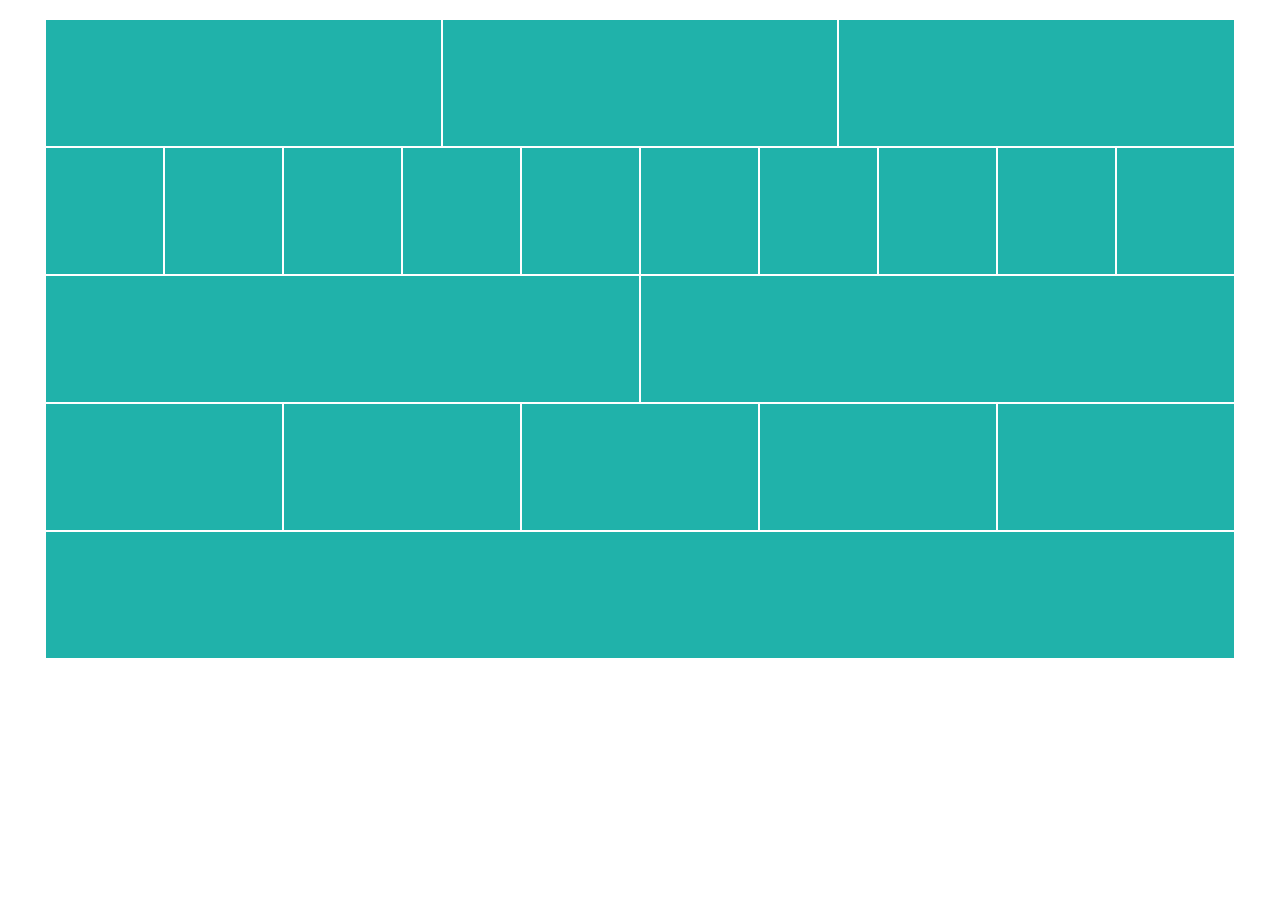
<file: index.html>
<!doctype html>
<html lang="en">
<head>
    <!-- Required meta tags -->
    <meta charset="utf-8">
    <meta name="viewport" content="width=device-width, initial-scale=1, shrink-to-fit=no">

    <!-- Bootstrap CSS -->
    <link rel="stylesheet" href="https://stackpath.bootstrapcdn.com/bootstrap/4.3.1/css/bootstrap.min.css" integrity="sha384-ggOyR0iXCbMQv3Xipma34MD+dH/1fQ784/j6cY/iJTQUOhcWr7x9JvoRxT2MZw1T" crossorigin="anonymous">
    <title>Hello, world!</title>
    <style>
        body {
            padding: 1.5vw 5vh;
        }
        .row {
        }
        .col {
            border: 1px solid white;
            background: lightseagreen;
            height: ;
        }
        p {
            height: 110px;
        }
    </style>
</head>
<body>
<div class="container-fluid">
    <div class="row">
        <div class="col">
            <p></p>
        </div>
        <div class="col">
            <p></p>
        </div>
        <div class="col">
            <p></p>
        </div>
    </div>
    <div class="row">
        <div class="col">
            <p></p>
        </div>
        <div class="col">
            <p></p>
        </div>
        <div class="col">
            <p></p>
        </div>
        <div class="col">
            <p></p>
        </div>
        <div class="col">
            <p></p>
        </div>
        <div class="col">
            <p></p>
        </div>
        <div class="col">
            <p></p>
        </div>
        <div class="col">
            <p></p>
        </div>
        <div class="col">
            <p></p>
        </div>
        <div class="col">
            <p></p>
        </div>
    </div>
    <div class="row">
        <div class="col">
            <p></p>
        </div>
        <div class="col">
            <p></p>
        </div>
    </div>
    <div class="row">
        <div class="col">
            <p></p>
        </div>
        <div class="col">
            <p></p>
        </div>
        <div class="col">
            <p></p>
        </div>
        <div class="col">
            <p></p>
        </div>
        <div class="col">
            <p></p>
        </div>
    </div>
    <div class="row">
        <div class="col">
            <p></p>
        </div>
    </div>
</div>
<!-- Optional JavaScript -->
<!-- jQuery first, then Popper.js, then Bootstrap JS -->
<script src="https://code.jquery.com/jquery-3.3.1.slim.min.js" integrity="sha384-q8i/X+965DzO0rT7abK41JStQIAqVgRVzpbzo5smXKp4YfRvH+8abtTE1Pi6jizo" crossorigin="anonymous"></script>
<script src="https://cdnjs.cloudflare.com/ajax/libs/popper.js/1.14.7/umd/popper.min.js" integrity="sha384-UO2eT0CpHqdSJQ6hJty5KVphtPhzWj9WO1clHTMGa3JDZwrnQq4sF86dIHNDz0W1" crossorigin="anonymous"></script>
<script src="https://stackpath.bootstrapcdn.com/bootstrap/4.3.1/js/bootstrap.min.js" integrity="sha384-JjSmVgyd0p3pXB1rRibZUAYoIIy6OrQ6VrjIEaFf/nJGzIxFDsf4x0xIM+B07jRM" crossorigin="anonymous"></script>
</body>
</html>


</body>
</html>
</file>
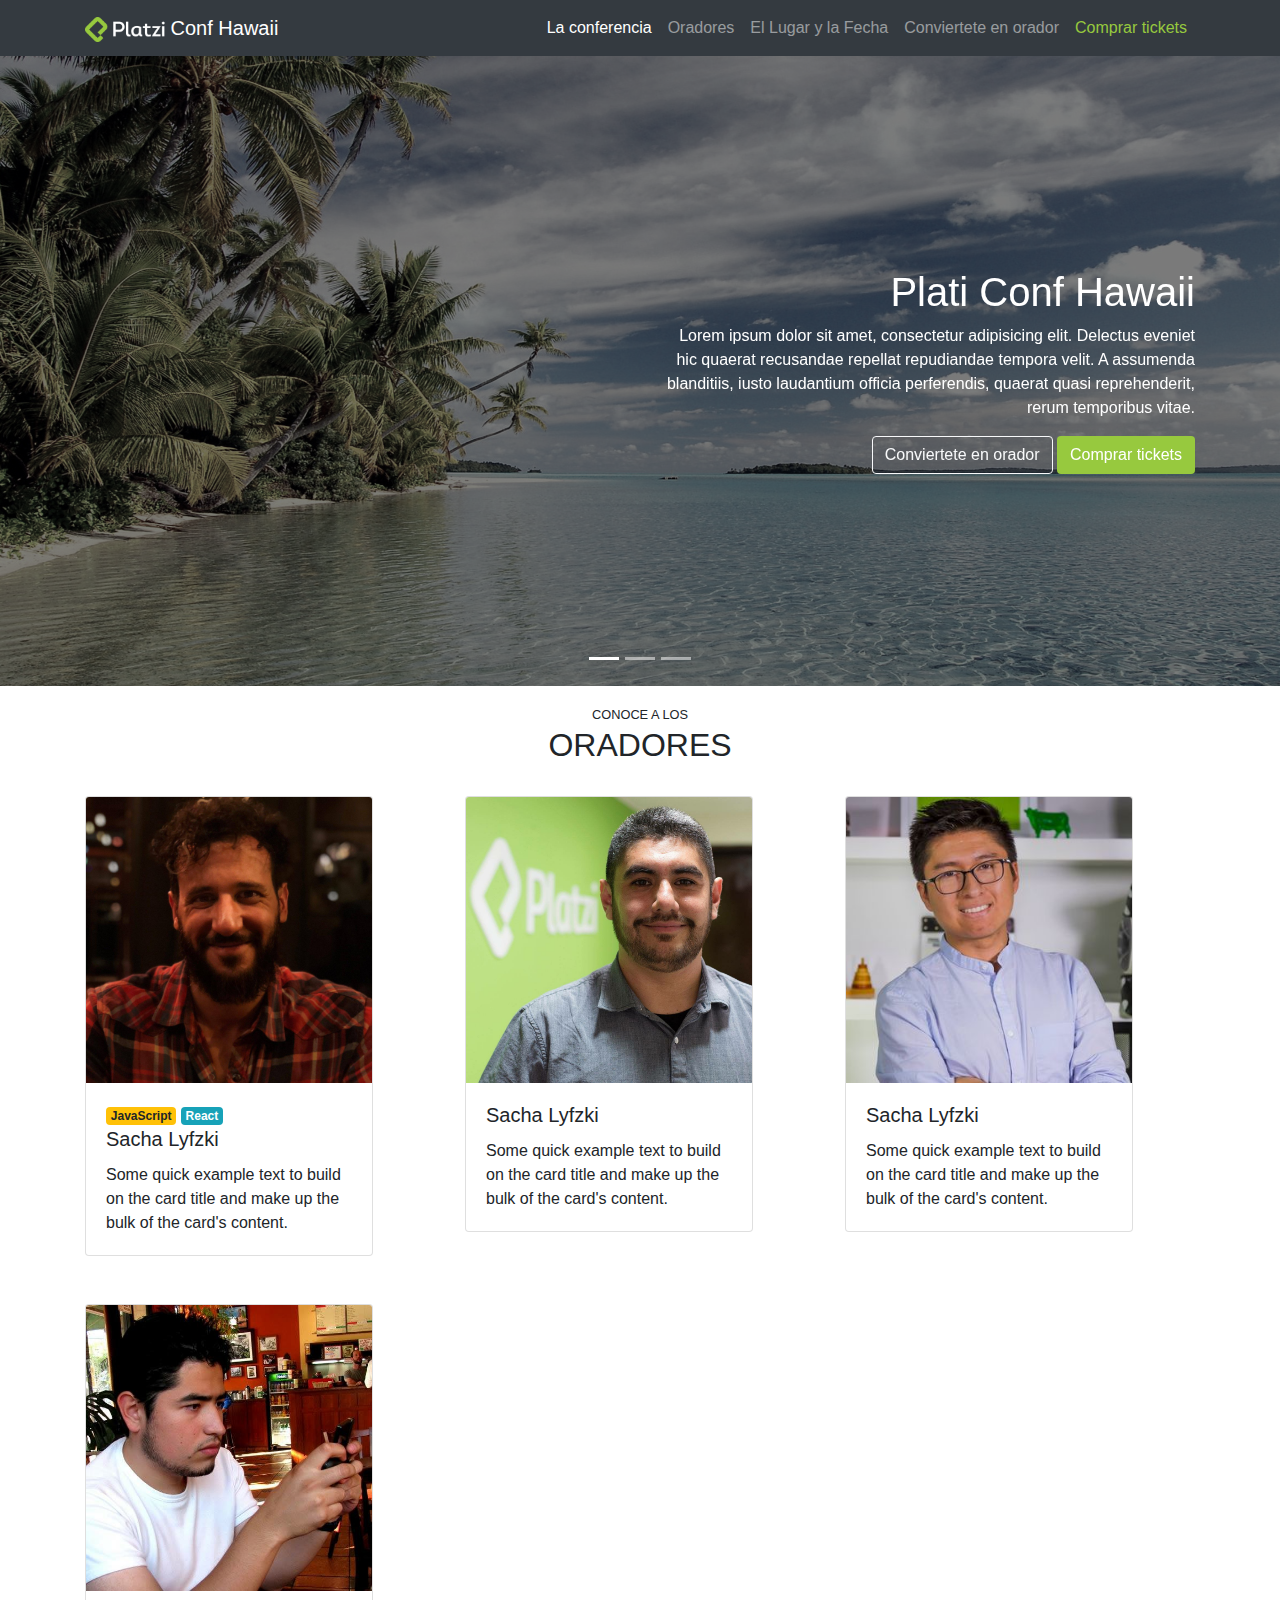
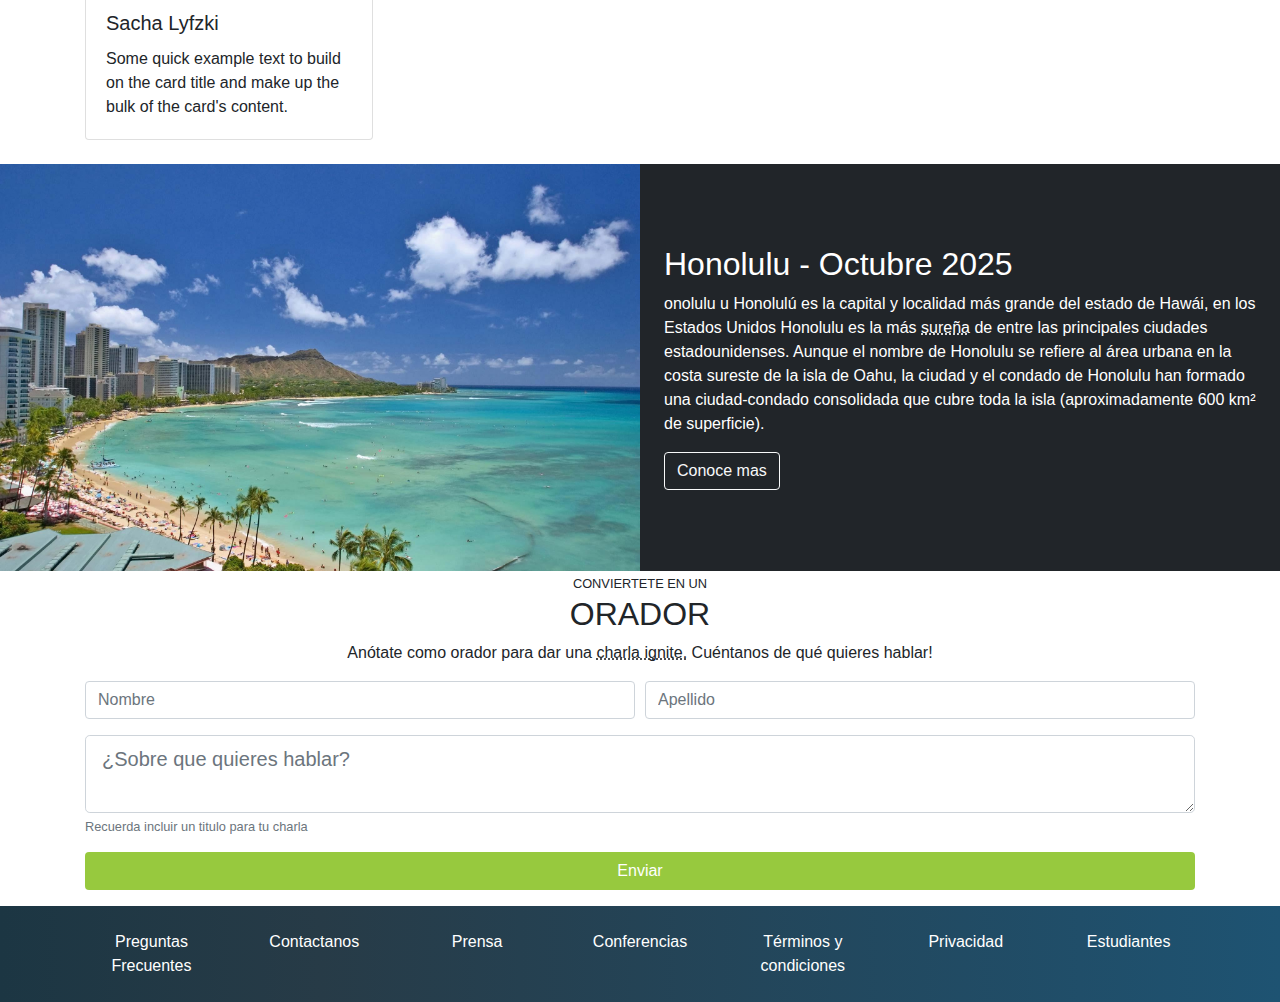
<file: platzi-video/index.html>
<!doctype html>
<html lang="en">
<head>
    <meta charset="UTF-8">
    <meta name="viewport"
          content="width=device-width, user-scalable=no, initial-scale=1.0, maximum-scale=1.0, minimum-scale=1.0">
    <meta http-equiv="X-UA-Compatible" content="ie=edge">
    <link rel="stylesheet" href="https://stackpath.bootstrapcdn.com/bootstrap/4.3.1/css/bootstrap.min.css" integrity="sha384-ggOyR0iXCbMQv3Xipma34MD+dH/1fQ784/j6cY/iJTQUOhcWr7x9JvoRxT2MZw1T" crossorigin="anonymous">
    <link rel="stylesheet" href="css/styles.css">
    <title>platzi-conf</title>
</head>
<body data-spy="scroll" data-target="#navbar" data-offset="56">
                            <!-- Header -->
    <nav id="header" class="navbar navbar-expand-lg navbar-dark bg-dark sticky-top">
        <div class="container">
            <a class="navbar-brand" href="#">
                <img src="images/platzi-logo" alt="">
                Conf Hawaii</a>
            <button class="navbar-toggler" type="button" data-toggle="collapse" data-target="#navbarSupportedContent" aria-controls="navbarSupportedContent" aria-expanded="false" aria-label="Toggle navigation">
                <span class="navbar-toggler-icon"></span>
            </button>

            <div class="collapse navbar-collapse" id="navbar">
                <ul class="navbar-nav ml-auto">
                    <li class="nav-item">
                        <a class="nav-link" href="#main">La conferencia</a>
                    </li>
                    <li class="nav-item">
                        <a class="nav-link" href="#speakers">Oradores</a>
                    </li>
                    <li class="nav-item">
                        <a class="nav-link" href="#place-date">El Lugar y la Fecha</a>
                    </li>
                    <li class="nav-item">
                        <a class="nav-link" href="#be-speaker">Conviertete en orador</a>
                    </li>
                    <li class="nav-item">
                        <a class="nav-link text-platzi" href="#" data-target="#modal-compra" data-toggle="modal">Comprar tickets</a>
                    </li>
                </ul>
            </div>
        </div>
    </nav>
                            <!-- End Header -->
                            <main id="main">
                                <div id="carouselExampleSlidesOnly" class="carousel slide" data-ride="carousel" data-pause="false">
                                    <ol class="carousel-indicators">
                                        <li data-target="#carouselExampleIndicators" data-slide-to="0" class="active"></li>
                                        <li data-target="#carouselExampleIndicators" data-slide-to="1"></li>
                                        <li data-target="#carouselExampleIndicators" data-slide-to="2"></li>
                                    </ol>
                                    <div class="carousel-inner">
                                        <div class="carousel-item active">
                                            <img src="images/hawaii.jpg" class="d-block w-100" alt="...">
                                        </div>
                                        <div class="carousel-item">
                                            <img src="images/hawaii2.jpg" class="d-block w-100" alt="...">
                                        </div>
                                        <div class="carousel-item">
                                            <img src="images/hawaii3.jpeg" class="d-block w-100" alt="...">
                                        </div>
                                        <div class="overlay">
                                            <div class="container">
                                                <div class="row align-items-center">
                                                    <div class="col-md-6 offset-md-6 text-center text-md-right">
                                                        <h1>Plati Conf Hawaii</h1>
                                                        <p class="d-none d-md-block">Lorem ipsum dolor sit amet, consectetur adipisicing elit. Delectus eveniet hic quaerat recusandae repellat repudiandae tempora velit. A assumenda blanditiis, iusto laudantium officia perferendis, quaerat quasi reprehenderit, rerum temporibus vitae.</p>
                                                        <a href="#" class="btn btn-outline-light">Conviertete en orador</a>
                                                        <button type="submit" class="btn btn-outline-platzi" data-target="#modal-compra" data-toggle="modal" >Comprar tickets</button>
                                                    </div>
                                                </div>
                                            </div>
                                        </div>
                                    </div>
                                </div>
                            </main>

                            <section id="speakers">
                                <div class="container">
                                    <div class="row pt-3">
                                        <div class="col text-center text-uppercase">
                                            <small>Conoce a los</small>
                                            <h2>Oradores</h2>
                                        </div>
                                    </div>
                                    <div class="row">
                                        <div class="col-8 col-md-6 col-lg-4 mt-4 mb-4 offset-2 offset-md-0">
                                            <div class="card" style="width: 18rem;">
                                                <img src="images/sacha.jpg" class="card-img-top" alt="...">
                                                <div class="card-body">
                                                    <span class="badge badge-warning">JavaScript</span>
                                                    <span class="badge badge-info">React</span>
                                                    <h5 class="card-title">Sacha Lyfzki</h5>
                                                    <p class="card-text">Some quick example text to build on the card title and make up the bulk of the card's content.</p>
                                                </div>
                                            </div>
                                        </div>
                                        <div class="col-8 col-md-6 col-lg-4 mt-4 mb-4 offset-2 offset-md-0">
                                            <div class="card" style="width: 18rem;">
                                                <img src="images/cvander.jpeg" class="card-img-top" alt="...">
                                                <div class="card-body">
                                                    <h5 class="card-title">Sacha Lyfzki</h5>
                                                    <p class="card-text">Some quick example text to build on the card title and make up the bulk of the card's content.</p>
                                                </div>
                                            </div>
                                        </div>
                                        <div class="ccol-8 col-md-6 col-lg-4 mt-4 mb-4 offset-2 offset-md-0">
                                            <div class="card" style="width: 18rem;">
                                                <img src="images/leonidas2.jpeg" class="card-img-top" alt="...">
                                                <div class="card-body">
                                                    <h5 class="card-title">Sacha Lyfzki</h5>
                                                    <p class="card-text">Some quick example text to build on the card title and make up the bulk of the card's content.</p>
                                                </div>
                                            </div>
                                        </div>
                                        <div class="col-8 col-md-6 col-lg-4 mt-4 mb-4 offset-2 offset-md-0">
                                            <div class="card" style="width: 18rem;">
                                                <img src="images/freddy.jpeg" class="card-img-top" alt="...">
                                                <div class="card-body">
                                                    <h5 class="card-title">Sacha Lyfzki</h5>
                                                    <p class="card-text">Some quick example text to build on the card title and make up the bulk of the card's content.</p>
                                                </div>
                                            </div>
                                        </div>
                                    </div>
                                </div>
                            </section>
                            <section id="place-date">
                                <div class="container-fluid">
                                    <div class="row">
                                        <div class="col-12 col-md-6 pl-0 pr-0">
                                            <img src="images/honolulu.jpg" alt="">
                                        </div>
                                        <div class="col-12 col-md-6 m-lg-auto p-4">
                                            <h2>Honolulu - Octubre 2025</h2>
                                            <p>
                                                onolulu u Honolulú​ es la capital y localidad más grande del estado de Hawái, en los Estados Unidos Honolulu es la más
                                                <abbr data-toggle="tooltip" title="De la zona sur de un país, región o territorio o relacionado con él.">sureña</abbr> de entre las principales ciudades estadounidenses. Aunque el nombre de Honolulu se refiere al área urbana en la costa sureste de la isla de Oahu, la ciudad y el condado de Honolulu han formado una ciudad-condado consolidada que cubre toda la isla (aproximadamente 600 km² de superficie).
                                            </p>
                                            <button class="btn btn-outline-light">Conoce mas</button>
                                        </div>
                                    </div>
                                </div>
                            </section>
                            <section id="be-speaker">
                                <div class="container">
                                    <div class="row">
                                        <div class="col text-center text-uppercase">
                                            <small>Conviertete en un</small>
                                            <h2>Orador</h2>
                                        </div>
                                    </div>
                                    <div class="row">
                                        <div class="col text-center">
                                            <p>Anótate como orador para dar una <abbr data-toggle="tooltip" title="Charlas de 5 minutos">charla ignite.</abbr>
                                                Cuéntanos de qué quieres hablar!</p>
                                        </div>
                                    </div>
                                    <div class="row">
                                        <div class="col">
                                            <form>
                                                <div class="form-row">
                                                    <div class="form-group col-12 col-md-6">
                                                        <input type="text" class="form-control" placeholder="Nombre">
                                                    </div>
                                                    <div class="form-group col-12 col-md-6">
                                                        <input type="text" class="form-control" placeholder="Apellido">
                                                    </div>
                                                </div>
                                                <div class="form-row">
                                                    <div class="form-group col">
                                                        <textarea class="form-control form-control-lg" name="name" id="" placeholder="¿Sobre que quieres hablar?"></textarea>
                                                        <small class="form-text text-muted">
                                                            Recuerda incluir un titulo para tu charla
                                                        </small>
                                                    </div>
                                                </div>
                                                <div class="form-row">
                                                    <div class="form-group col">
                                                        <button type="button" class="btn btn-outline-platzi btn-block">Enviar</button>
                                                    </div>
                                                </div>
                                            </form>
                                        </div>
                                    </div>
                                </div>
                            </section>
                            <!-- Footer -->
    <footer id="footer" class="pb-4 pt-4">
        <div class="container">
            <div class="row">
                <div class="col-12 col-lg text-center">
                    <a href="#">Preguntas Frecuentes</a>
                </div>
                <div class="col-12 col-lg text-center">
                    <a href="#">Contactanos</a>
                </div>
                <div class="col-12 col-lg text-center">
                    <a href="#">Prensa</a>
                </div>
                <div class="col-12 col-lg text-center">
                    <a href="#">Conferencias</a>
                </div>
                <div class="col-12 col-lg text-center">
                    <a href="#">Términos y condiciones</a>
                </div>
                <div class="col-12 col-lg text-center">
                    <a href="#">Privacidad</a>
                </div>
                <div class="col-12 col-lg text-center">
                    <a href="#">Estudiantes</a>
                </div>
            </div>
        </div>
    </footer>

                            <!-- Modal -->
                            <div class="modal fade" id="modal-compra" tabindex="-1" role="dialog" aria-labelledby="exampleModalCenterTitle" aria-hidden="true">
                                <div class="modal-dialog modal-dialog-centered" role="document">
                                    <div class="modal-content">
                                        <div class="modal-header">
                                            <h5 class="modal-title" id="exampleModalCenterTitle">Modal title</h5>
                                            <button type="button" class="close" data-dismiss="modal" aria-label="Close">
                                                <span aria-hidden="true">&times;</span>
                                            </button>
                                        </div>
                                        <div class="modal-body">
                                            <form action="">
                                                <div class="form-row">
                                                    <div class="form-group col">
                                                        <div class="input-group mb-3">
                                                            <div class="input-group-prepend">
                                                                <span class="input-group-text" id="basic-addon1">@</span>
                                                            </div>
                                                            <input type="text" class="form-control" placeholder="Username" aria-label="Username" aria-describedby="basic-addon1">
                                                        </div>
                                                    </div>
                                                </div>
                                                <div class="alert alert-warning" role="alert">
                                                    A simple warning alert—check it out!
                                                </div>
                                            </form>
                                        </div>
                                        <div class="modal-footer">
                                            <button type="button" class="btn btn-danger" data-dismiss="modal">Cancelar</button>
                                            <button type="button" class="btn btn-outline-platzi">Comprar</button>
                                        </div>
                                    </div>
                                </div>
                            </div>
                            <!-- End Footer -->
                            <script src="https://code.jquery.com/jquery-3.3.1.slim.min.js" integrity="sha384-q8i/X+965DzO0rT7abK41JStQIAqVgRVzpbzo5smXKp4YfRvH+8abtTE1Pi6jizo" crossorigin="anonymous"></script>
                            <script src="https://cdnjs.cloudflare.com/ajax/libs/popper.js/1.14.7/umd/popper.min.js" integrity="sha384-UO2eT0CpHqdSJQ6hJty5KVphtPhzWj9WO1clHTMGa3JDZwrnQq4sF86dIHNDz0W1" crossorigin="anonymous"></script>
                            <script src="https://stackpath.bootstrapcdn.com/bootstrap/4.3.1/js/bootstrap.min.js" integrity="sha384-JjSmVgyd0p3pXB1rRibZUAYoIIy6OrQ6VrjIEaFf/nJGzIxFDsf4x0xIM+B07jRM" crossorigin="anonymous"></script>
                            <script src="index.js"></script>
</body>
</html>
</file>
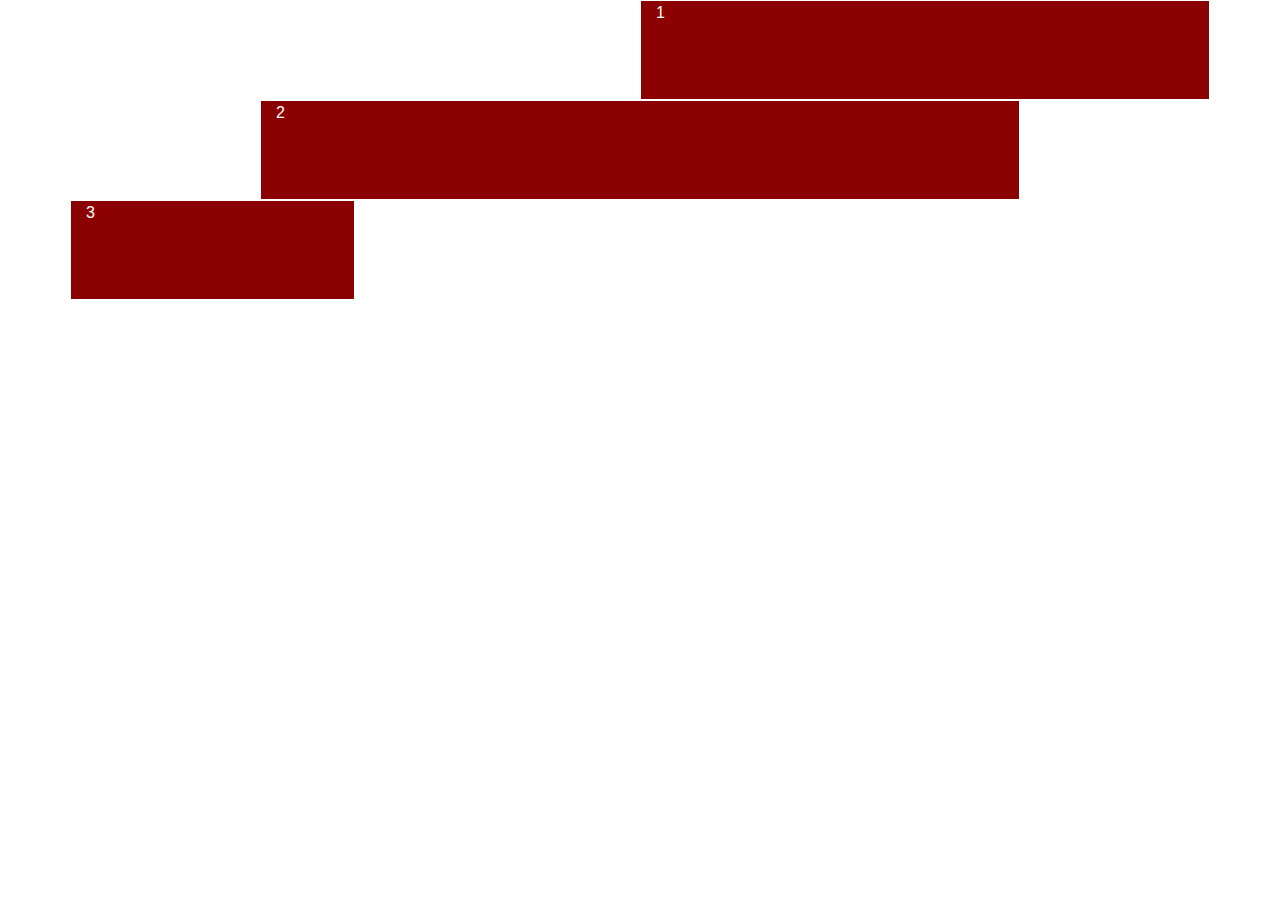
<file: reto3.html>
<!doctype html>
<html lang="en">
    <head>
        <!-- Required meta tags -->
        <meta charset="utf-8">
        <meta name="viewport" content="width=device-width, initial-scale=1, shrink-to-fit=no">

        <!-- Bootstrap CSS -->
        <link rel="stylesheet" href="https://stackpath.bootstrapcdn.com/bootstrap/4.3.1/css/bootstrap.min.css" integrity="sha384-ggOyR0iXCbMQv3Xipma34MD+dH/1fQ784/j6cY/iJTQUOhcWr7x9JvoRxT2MZw1T" crossorigin="anonymous">
        <title>Reto 3</title>
        <style>
            div[class^="col"] {
                background:darkred;
                height: 100px;
                border:1px solid white;
                color: white;
            }
        </style>
    </head>
    <body>
        <div class="container">
            <div class="row">
                <div class="col-12 col-md-6 offset-md-6">1</div>
            </div>
            <div class="row">
                <div class="col-8 col-md-8 offset-md-2">2</div>
            </div>
             <div class="row">
                <div class="col-3 offset-9 offset-md-0">3</div>
             </div>
            </div>
        </div>
    </body>
</html>
</file>
<file: platzi-video/css/styles.css>
.text-platzi {
    color: #97c93e !important;
}
#header img{
    width: 80px;
}
#main .carousel-inner img {
    max-height: 70vh;
    filter: grayscale(70%);
}
.carousel {
    position: relative;
}
.carousel .overlay {
    position: absolute;
    color: white;
    top: 0;
    right: 0;
    bottom: 0;
    left: 0;
    background: rgba(0,0,0,0.5);
}
.overlay .container,
.overlay .row {
    height: 100%;
}
.btn-outline-platzi {
    background: #97c93e;
    color: white;
}
.btn-outline-platzi:hover {
    background: #82ad36;
    color: white;
}
#place-date img{
    max-width: 100%;
}
#place-date {
    background: #212529;
    color: white;
}
#footer {
    background: linear-gradient(90deg, #1c3643 0, #273b47 25%, #1e5372);
}
#footer a {
    color:white;
}
</file>
